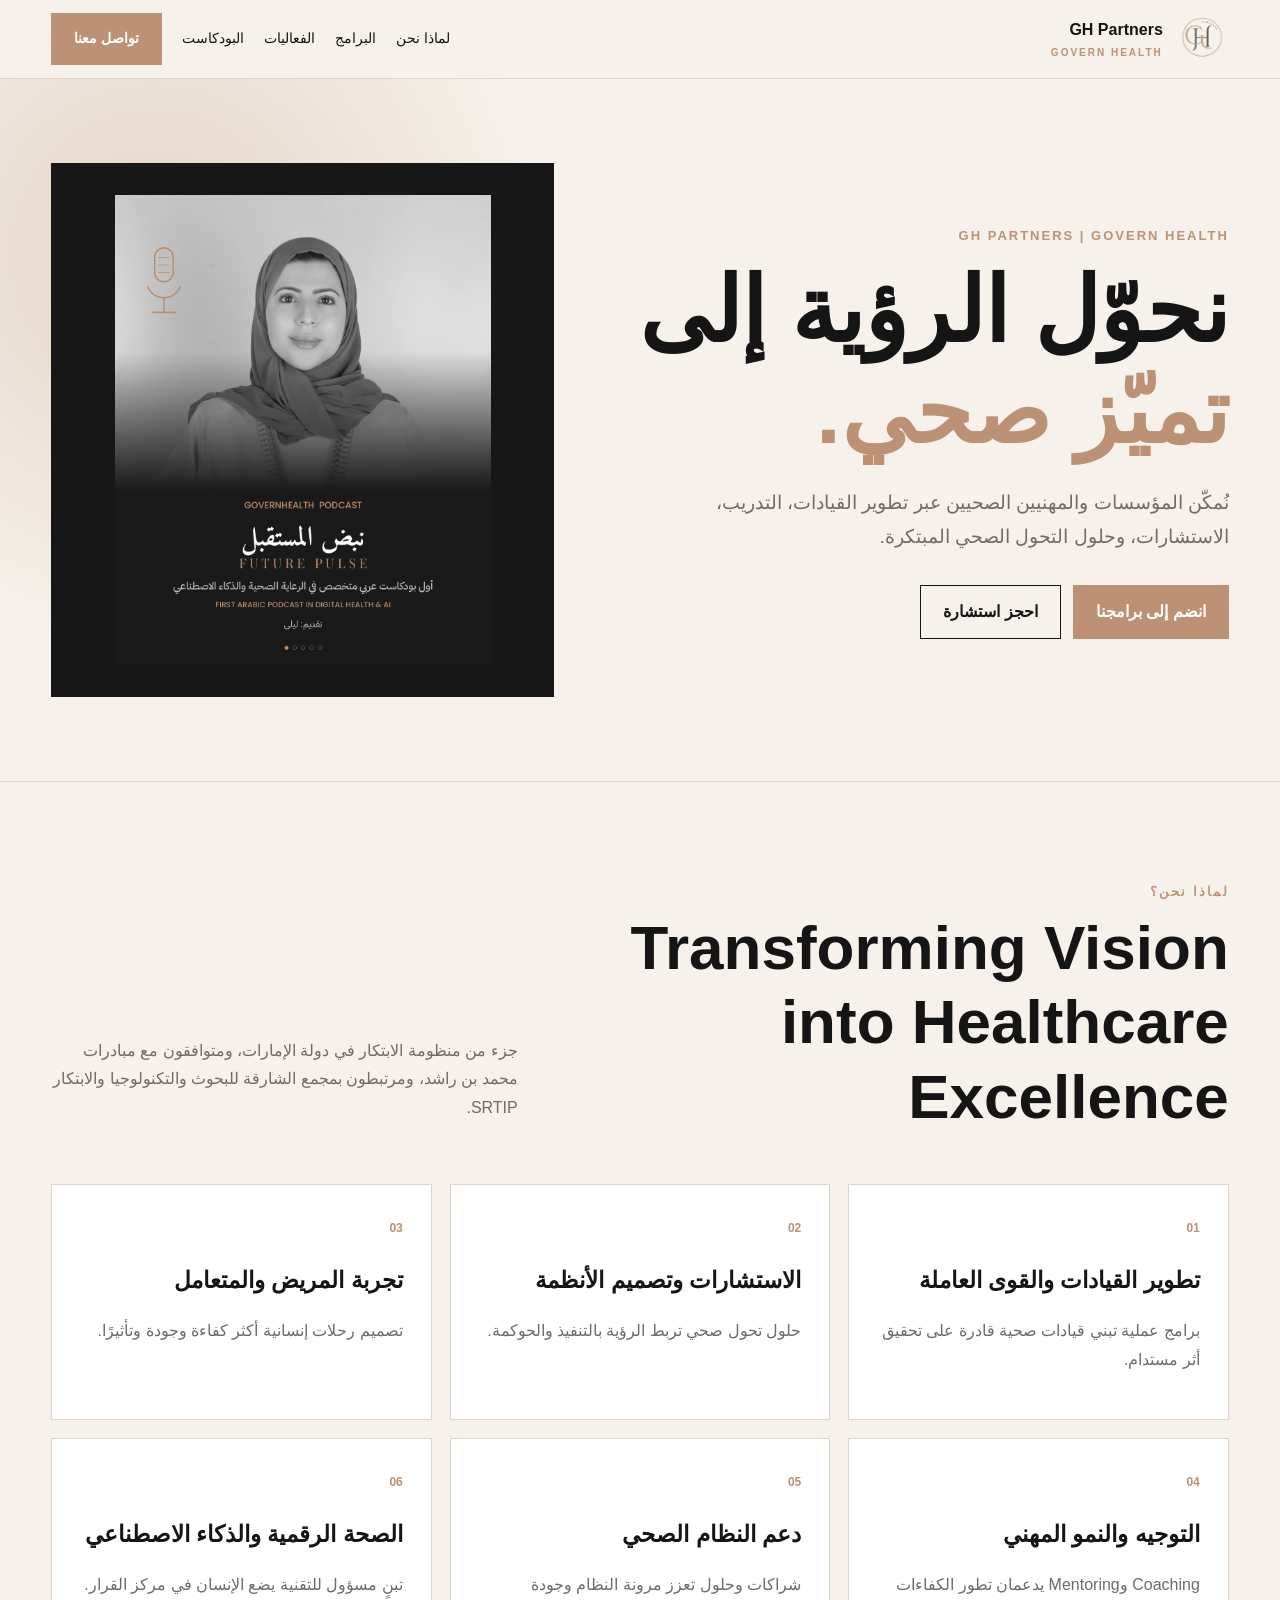
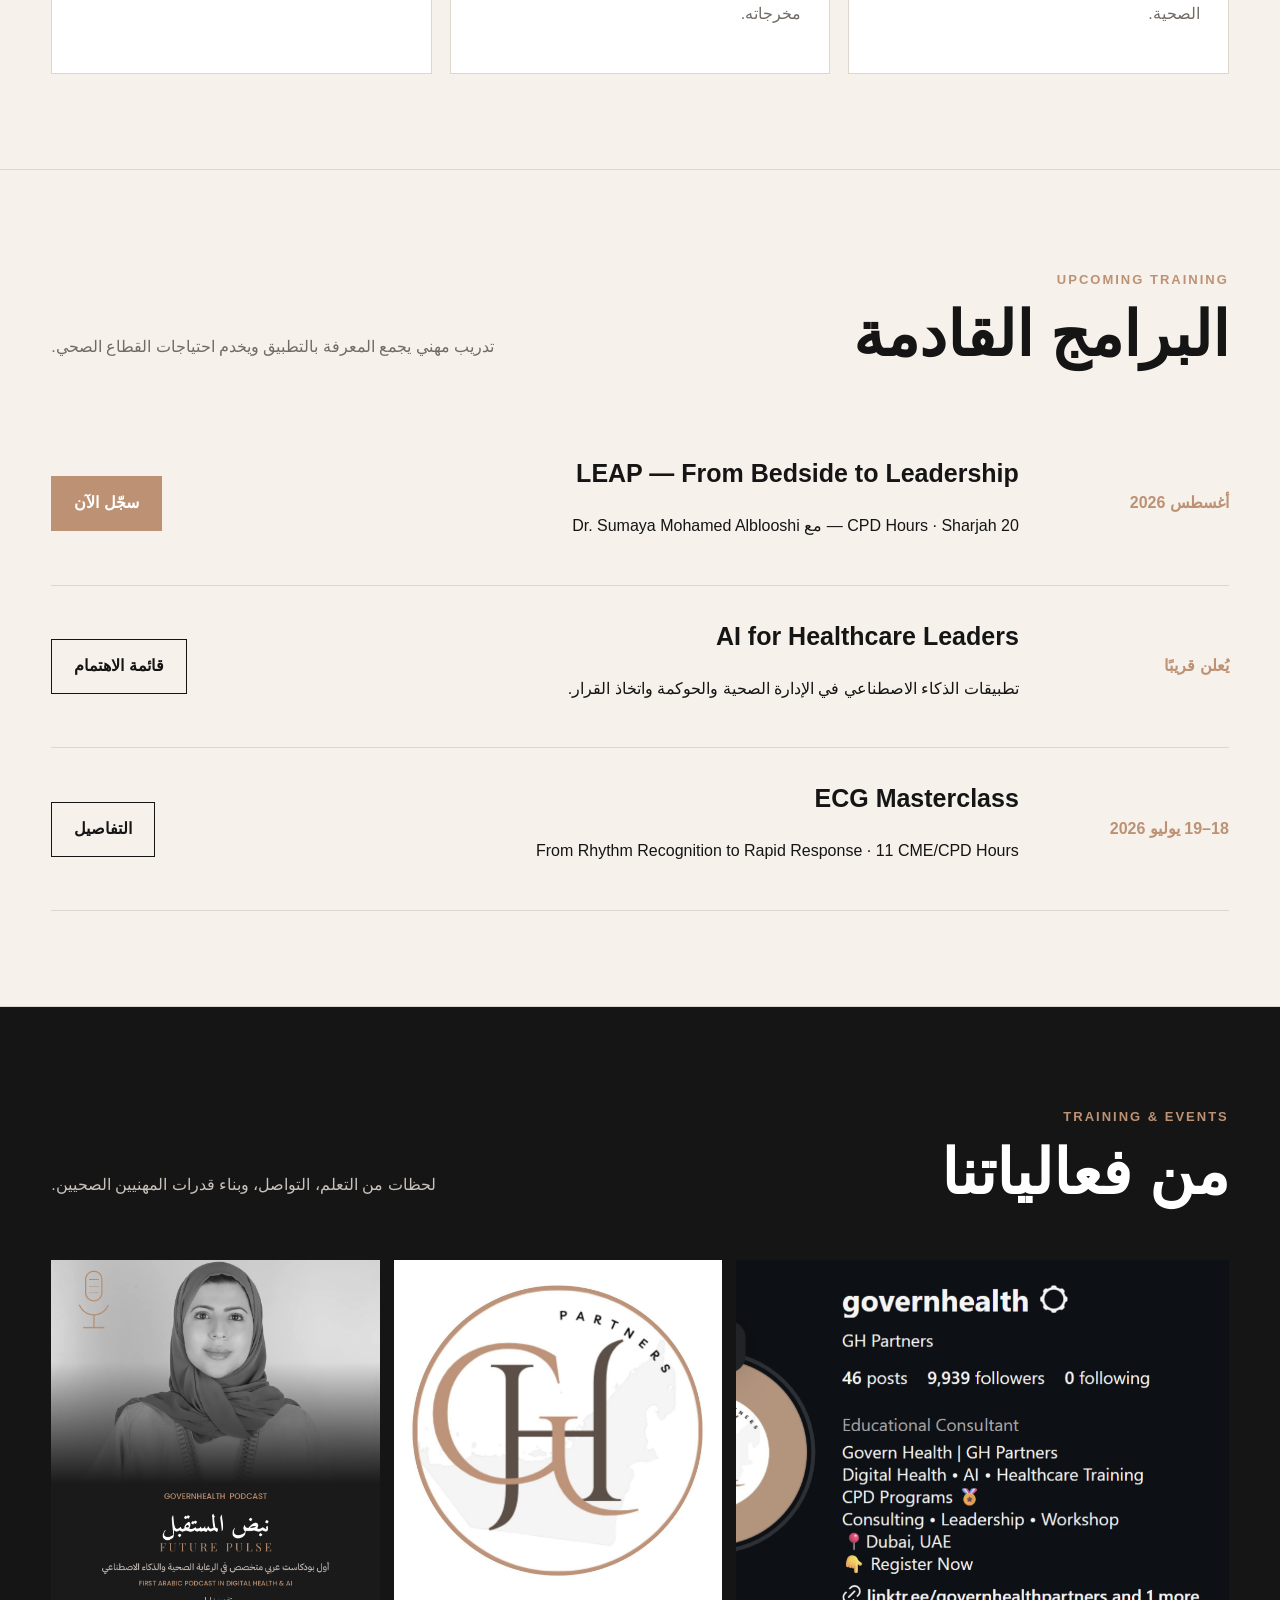
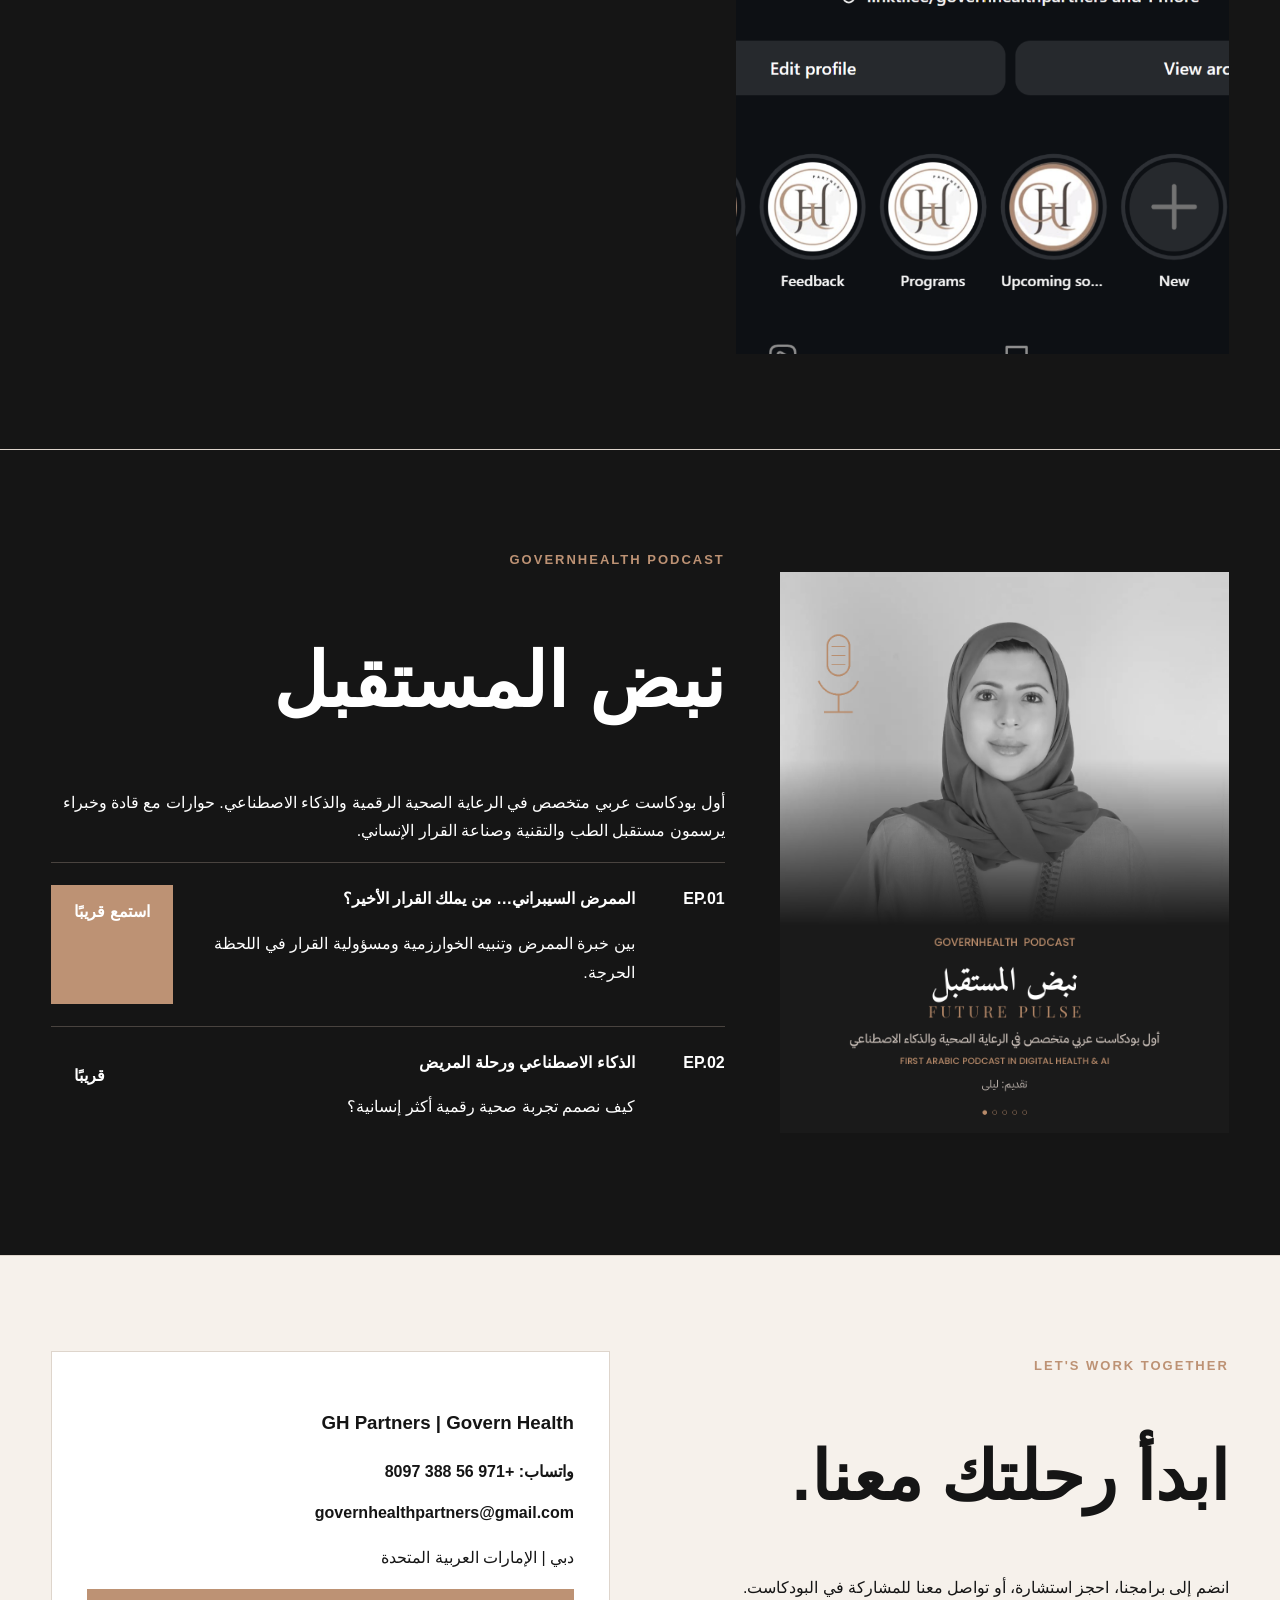
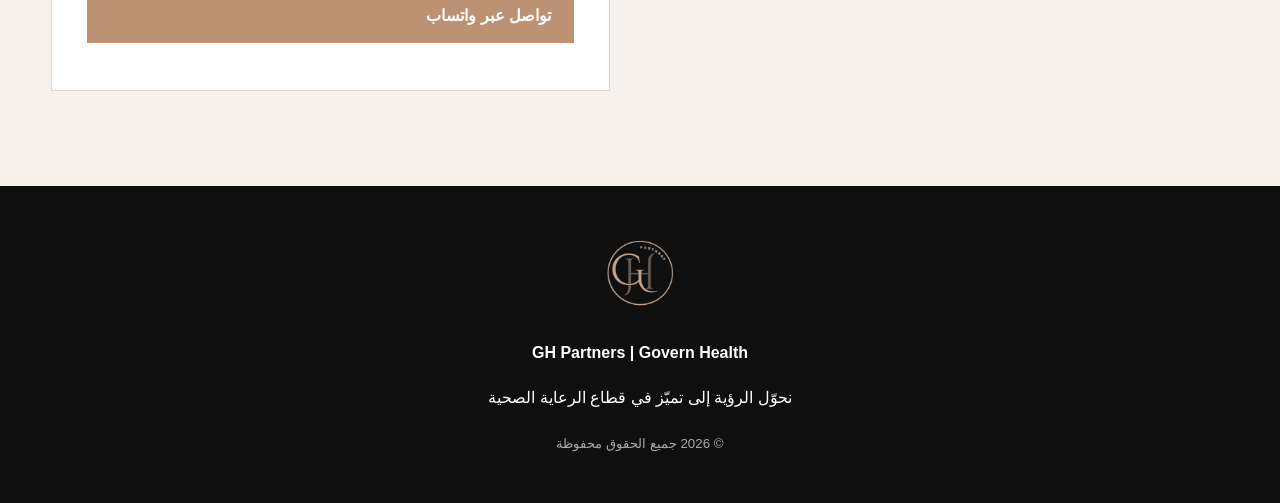
<file: index.html>
<!doctype html>
<html lang="ar" dir="rtl">
<head>
  <meta charset="utf-8"><meta name="viewport" content="width=device-width,initial-scale=1">
  <title>GH Partners | Govern Health</title>
  <meta name="description" content="تطوير القيادات الصحية والتدريب والاستشارات وبودكاست نبض المستقبل للصحة الرقمية والذكاء الاصطناعي">
  <style>
  :root{--ink:#151515;--cream:#f6f1eb;--bronze:#bd9274;--muted:#716b66;--line:#ded5cc}*{box-sizing:border-box}html{scroll-behavior:smooth}body{margin:0;background:var(--cream);color:var(--ink);font-family:Tahoma,Arial,sans-serif;line-height:1.8}a{color:inherit;text-decoration:none}img{max-width:100%;display:block}.wrap{width:min(1180px,92%);margin:auto}.nav{position:sticky;top:0;z-index:9;background:rgba(246,241,235,.96);border-bottom:1px solid var(--line)}.nav .wrap{display:flex;align-items:center;justify-content:space-between;gap:20px;min-height:78px}.brand{display:flex;align-items:center;gap:12px;font-weight:800}.brand img{width:54px;height:54px;object-fit:contain}.brand small{display:block;font-size:10px;letter-spacing:2px;color:var(--bronze)}nav{display:flex;gap:20px;align-items:center;font-size:14px}.btn{display:inline-block;padding:12px 22px;border:1px solid var(--ink);font-weight:700}.btn.gold{background:var(--bronze);border-color:var(--bronze);color:#fff}.hero{min-height:78vh;display:grid;align-items:center;padding:70px 0;background:radial-gradient(circle at 12% 25%,#e4d4c7 0,transparent 32%)}.hero-grid{display:grid;grid-template-columns:1.1fr .9fr;align-items:center;gap:60px}.eyebrow{color:var(--bronze);font-size:13px;letter-spacing:2px;font-weight:700}.hero h1{font-size:clamp(46px,7vw,90px);line-height:1.12;margin:12px 0 24px}.hero h1 em{color:var(--bronze);font-style:normal}.hero p{font-size:19px;color:var(--muted);max-width:650px}.hero-art{background:#171717;padding:32px;min-height:430px;display:flex;align-items:center;justify-content:center}.hero-art img{max-height:470px;object-fit:contain}.actions{display:flex;gap:12px;flex-wrap:wrap;margin-top:30px}.section{padding:95px 0;border-top:1px solid var(--line)}.head{display:flex;justify-content:space-between;align-items:end;gap:30px;margin-bottom:45px}.head h2{font-size:clamp(34px,5vw,62px);line-height:1.2;margin:5px 0}.head p{max-width:540px;color:var(--muted)}.cards{display:grid;grid-template-columns:repeat(3,1fr);gap:18px}.card{background:#fff;border:1px solid var(--line);padding:28px;min-height:220px}.card b.num{font-size:12px;color:var(--bronze)}.card h3{font-size:23px;margin:18px 0 8px}.card p{color:var(--muted)}.dark{background:#151515;color:#fff}.dark .head p,.dark .card p{color:#c9c1ba}.dark .card{background:#202020;border-color:#3a3632}.program{display:grid;grid-template-columns:180px 1fr auto;gap:30px;align-items:center;padding:28px 0;border-bottom:1px solid var(--line)}.program time{color:var(--bronze);font-weight:700}.program h3{margin:0;font-size:25px}.gallery{display:grid;grid-template-columns:1.2fr .8fr .8fr;gap:14px}.gallery img{width:100%;height:340px;object-fit:cover}.gallery img:first-child{height:694px;grid-row:span 2}.podcast{display:grid;grid-template-columns:.8fr 1.2fr;gap:55px;align-items:center}.podcast img{background:#171717}.episode{border-top:1px solid #49433f;padding:22px 0;display:grid;grid-template-columns:70px 1fr auto;gap:20px}.contact{display:grid;grid-template-columns:1fr 1fr;gap:60px}.contact-box{background:#fff;padding:35px;border:1px solid var(--line)}.contact a{display:block;margin:12px 0;font-weight:700}.footer{text-align:center;padding:45px 0;background:#0f0f0f;color:#fff}.footer img{width:90px;margin:0 auto 18px}.footer small{color:#aaa}@media(max-width:800px){nav{display:none}.hero-grid,.podcast,.contact{grid-template-columns:1fr}.hero-art{min-height:280px}.cards{grid-template-columns:1fr}.program{grid-template-columns:1fr}.gallery{grid-template-columns:1fr}.gallery img,.gallery img:first-child{height:300px;grid-row:auto}.head{display:block}.section{padding:65px 0}.episode{grid-template-columns:45px 1fr}.episode .btn{grid-column:2}}
  </style>
</head>
<body>
<header class="nav"><div class="wrap"><a class="brand" href="#home"><img src="gh-partners-logo-dark.png" alt="GH Partners"><span>GH Partners<small>GOVERN HEALTH</small></span></a><nav><a href="#about">لماذا نحن</a><a href="#programs">البرامج</a><a href="#events">الفعاليات</a><a href="#podcast">البودكاست</a><a href="#contact" class="btn gold">تواصل معنا</a></nav></div></header>
<main>
<section class="hero" id="home"><div class="wrap hero-grid"><div><span class="eyebrow">GH PARTNERS | GOVERN HEALTH</span><h1>نحوّل الرؤية إلى <em>تميّز صحي.</em></h1><p>نُمكّن المؤسسات والمهنيين الصحيين عبر تطوير القيادات، التدريب، الاستشارات، وحلول التحول الصحي المبتكرة.</p><div class="actions"><a class="btn gold" href="#programs">انضم إلى برامجنا</a><a class="btn" href="#contact">احجز استشارة</a></div></div><div class="hero-art"><img src="future-pulse-podcast.png" alt="بودكاست نبض المستقبل"></div></div></section>
<section class="section" id="about"><div class="wrap"><div class="head"><div><span class="eyebrow">لماذا نحن؟</span><h2>Transforming Vision into Healthcare Excellence</h2></div><p>جزء من منظومة الابتكار في دولة الإمارات، ومتوافقون مع مبادرات محمد بن راشد، ومرتبطون بمجمع الشارقة للبحوث والتكنولوجيا والابتكار SRTIP.</p></div><div class="cards"><article class="card"><b class="num">01</b><h3>تطوير القيادات والقوى العاملة</h3><p>برامج عملية تبني قيادات صحية قادرة على تحقيق أثر مستدام.</p></article><article class="card"><b class="num">02</b><h3>الاستشارات وتصميم الأنظمة</h3><p>حلول تحول صحي تربط الرؤية بالتنفيذ والحوكمة.</p></article><article class="card"><b class="num">03</b><h3>تجربة المريض والمتعامل</h3><p>تصميم رحلات إنسانية أكثر كفاءة وجودة وتأثيرًا.</p></article><article class="card"><b class="num">04</b><h3>التوجيه والنمو المهني</h3><p>Coaching وMentoring يدعمان تطور الكفاءات الصحية.</p></article><article class="card"><b class="num">05</b><h3>دعم النظام الصحي</h3><p>شراكات وحلول تعزز مرونة النظام وجودة مخرجاته.</p></article><article class="card"><b class="num">06</b><h3>الصحة الرقمية والذكاء الاصطناعي</h3><p>تبنٍ مسؤول للتقنية يضع الإنسان في مركز القرار.</p></article></div></div></section>
<section class="section" id="programs"><div class="wrap"><div class="head"><div><span class="eyebrow">UPCOMING TRAINING</span><h2>البرامج القادمة</h2></div><p>تدريب مهني يجمع المعرفة بالتطبيق ويخدم احتياجات القطاع الصحي.</p></div><article class="program"><time>أغسطس 2026</time><div><h3>LEAP — From Bedside to Leadership</h3><p>20 CPD Hours · Sharjah — مع Dr. Sumaya Mohamed Alblooshi</p></div><a class="btn gold" href="https://wa.me/971563888097">سجّل الآن</a></article><article class="program"><time>يُعلن قريبًا</time><div><h3>AI for Healthcare Leaders</h3><p>تطبيقات الذكاء الاصطناعي في الإدارة الصحية والحوكمة واتخاذ القرار.</p></div><a class="btn" href="https://wa.me/971563888097">قائمة الاهتمام</a></article><article class="program"><time>18–19 يوليو 2026</time><div><h3>ECG Masterclass</h3><p>From Rhythm Recognition to Rapid Response · 11 CME/CPD Hours</p></div><a class="btn" href="#contact">التفاصيل</a></article></div></section>
<section class="section dark" id="events"><div class="wrap"><div class="head"><div><span class="eyebrow">TRAINING & EVENTS</span><h2>من فعالياتنا</h2></div><p>لحظات من التعلم، التواصل، وبناء قدرات المهنيين الصحيين.</p></div><div class="gallery"><img src="governhealth-instagram.png" alt="فعاليات Govern Health"><img src="gh-partners-logo-light.jpeg" alt="GH Partners"><img src="future-pulse-podcast.png" alt="بودكاست نبض المستقبل"></div></div></section>
<section class="section dark" id="podcast"><div class="wrap podcast"><img src="future-pulse-podcast.png" alt="GovernHealth Podcast نبض المستقبل"><div><span class="eyebrow">GOVERNHEALTH PODCAST</span><h2 style="font-size:clamp(40px,6vw,75px);line-height:1.2">نبض المستقبل</h2><p>أول بودكاست عربي متخصص في الرعاية الصحية الرقمية والذكاء الاصطناعي. حوارات مع قادة وخبراء يرسمون مستقبل الطب والتقنية وصناعة القرار الإنساني.</p><div class="episode"><b>EP.01</b><div><strong>الممرض السيبراني… من يملك القرار الأخير؟</strong><p>بين خبرة الممرض وتنبيه الخوارزمية ومسؤولية القرار في اللحظة الحرجة.</p></div><a class="btn gold" href="#contact">استمع قريبًا</a></div><div class="episode"><b>EP.02</b><div><strong>الذكاء الاصطناعي ورحلة المريض</strong><p>كيف نصمم تجربة صحية رقمية أكثر إنسانية؟</p></div><a class="btn" href="#contact">قريبًا</a></div></div></div></section>
<section class="section" id="contact"><div class="wrap contact"><div><span class="eyebrow">LET'S WORK TOGETHER</span><h2 style="font-size:clamp(38px,6vw,68px);line-height:1.2">ابدأ رحلتك معنا.</h2><p>انضم إلى برامجنا، احجز استشارة، أو تواصل معنا للمشاركة في البودكاست.</p></div><div class="contact-box"><h3>GH Partners | Govern Health</h3><a href="https://wa.me/971563888097">واتساب: +971 56 388 8097</a><a href="mailto:governhealthpartners@gmail.com">governhealthpartners@gmail.com</a><p>دبي | الإمارات العربية المتحدة</p><a class="btn gold" href="https://wa.me/971563888097">تواصل عبر واتساب</a></div></div></section>
</main>
<footer class="footer"><div class="wrap"><img src="gh-partners-logo-dark.png" alt="GH Partners"><strong>GH Partners | Govern Health</strong><p>نحوّل الرؤية إلى تميّز في قطاع الرعاية الصحية</p><small>© 2026 جميع الحقوق محفوظة</small></div></footer>
</body></html>
</file>
